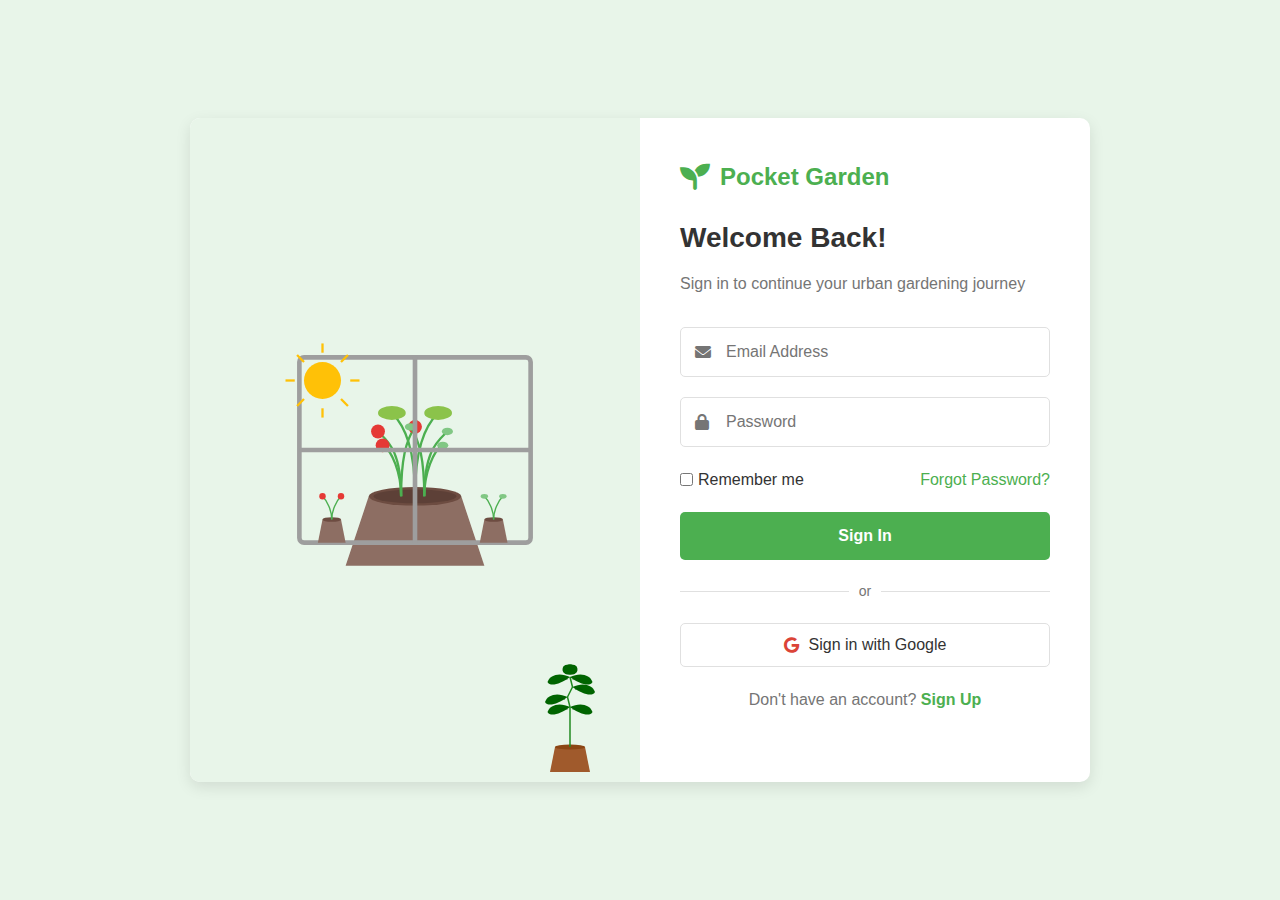
<file: community project/index.html>
<!DOCTYPE html>
<html lang="en">
<head>
    <meta charset="UTF-8">
    <meta name="viewport" content="width=device-width, initial-scale=1.0">
    <title>Pocket Garden Project</title>
    <link rel="stylesheet" href="css/style.css">
    <link rel="stylesheet" href="https://cdnjs.cloudflare.com/ajax/libs/font-awesome/6.0.0-beta3/css/all.min.css">
</head>
<body>
    <div class="container">
        <div class="login-container">
            <div class="login-image">
                <img src="images/garden-illustration.svg" alt="Urban Garden Illustration">
                <div class="basil-plant">
                    <img src="images/basil-plant.svg" alt="Basil Plant">
                </div>
            </div>
            <div class="login-form">
                <div class="logo">
                    <i class="fas fa-seedling"></i>
                    <h1>Pocket Garden</h1>
                </div>
                <h2>Welcome Back!</h2>
                <p>Sign in to continue your urban gardening journey</p>
                <form id="loginForm">
                    <div class="input-group">
                        <i class="fas fa-envelope"></i>
                        <input type="email" id="email" placeholder="Email Address" required>
                    </div>
                    <div class="input-group">
                        <i class="fas fa-lock"></i>
                        <input type="password" id="password" placeholder="Password" required>
                    </div>
                    <div class="remember-forgot">
                        <div class="remember">
                            <input type="checkbox" id="remember">
                            <label for="remember">Remember me</label>
                        </div>
                        <a href="reset-password.html" class="forgot">Forgot Password?</a>
                    </div>
                    <button type="submit" class="login-btn">Sign In</button>
                </form>
                <div class="divider">
                    <span>or</span>
                </div>
                <div class="social-login">
                    <button class="google-btn"><i class="fab fa-google"></i> Sign in with Google</button>
                </div>
                <div class="signup-link">
                    <p>Don't have an account? <a href="signup.html">Sign Up</a></p>
                </div>
            </div>
        </div>
    </div>
    <script src="js/script.js"></script>
</body>
</html>
</file>
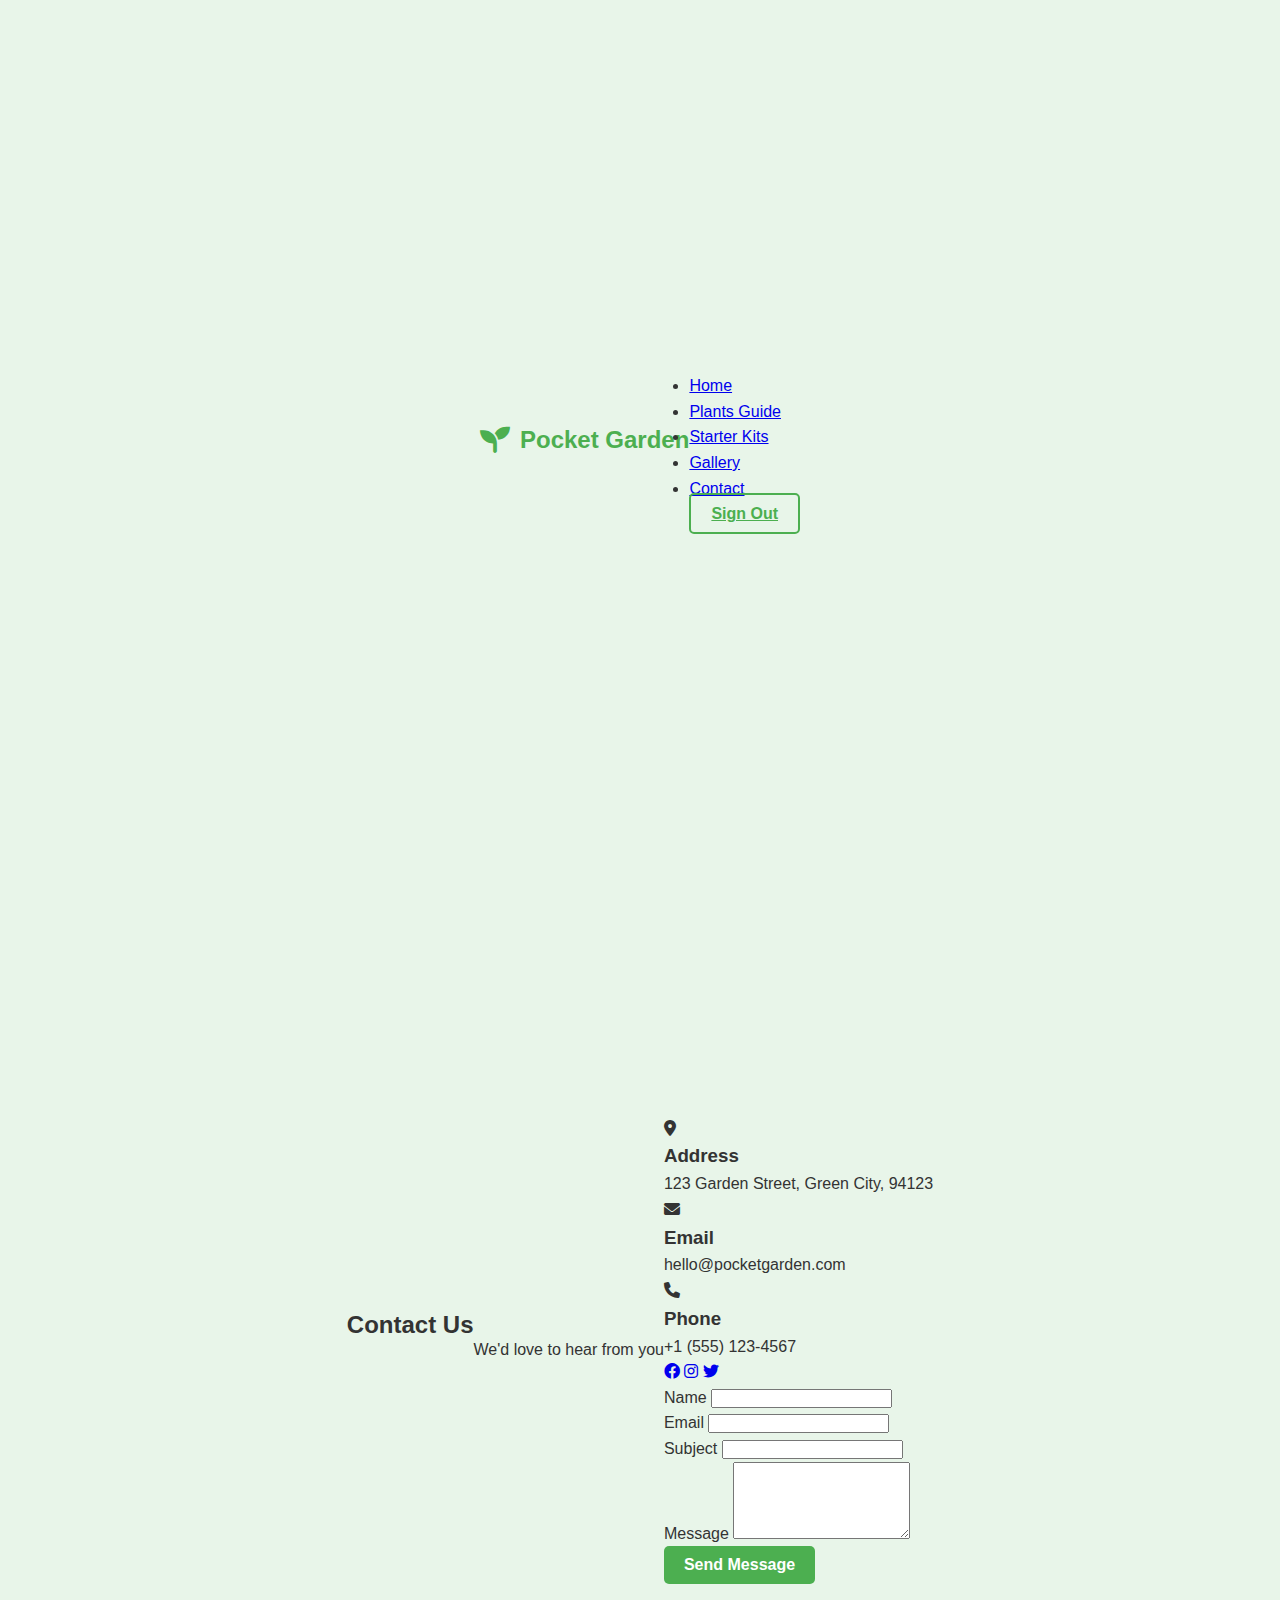
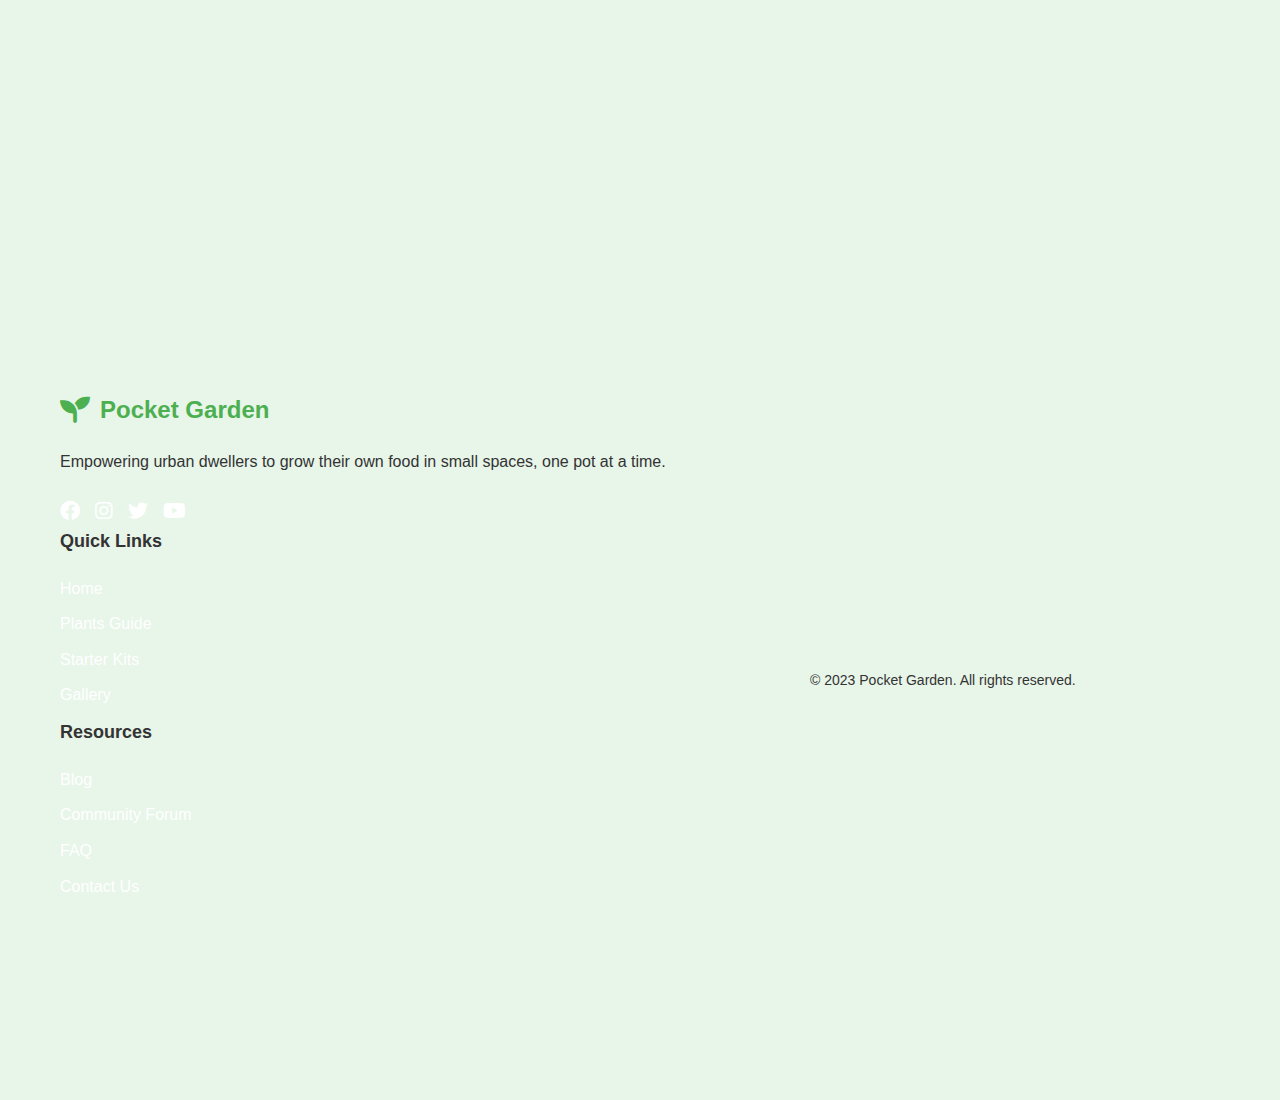
<file: community project/contact.html>
<!DOCTYPE html>
<html lang="en">
<head>
    <meta charset="UTF-8">
    <meta name="viewport" content="width=device-width, initial-scale=1.0">
    <title>Contact Us - Pocket Garden Project</title>
    <link rel="stylesheet" href="css/style.css">
    <link rel="stylesheet" href="https://cdnjs.cloudflare.com/ajax/libs/font-awesome/6.0.0-beta3/css/all.min.css">
</head>
<body>
    <header class="main-header">
        <div class="container">
            <div class="logo">
                <i class="fas fa-seedling"></i>
                <h1>Pocket Garden</h1>
            </div>
            <nav>
                <ul class="main-nav">
                    <li><a href="home.html">Home</a></li>
                    <li><a href="plants-guide.html">Plants Guide</a></li>
                    <li><a href="home.html#kits">Starter Kits</a></li>
                    <li><a href="home.html#gallery">Gallery</a></li>
                    <li><a href="contact.html" class="active">Contact</a></li>
                </ul>
                <a href="index.html" class="btn btn-outline">Sign Out</a>
            </nav>
        </div>
    </header>

    <section class="contact-section">
        <div class="container">
            <h2 class="section-title">Contact Us</h2>
            <p class="section-subtitle">We'd love to hear from you</p>
            
            <div class="contact-container">
                <div class="contact-info">
                    <div class="contact-item">
                        <i class="fas fa-map-marker-alt"></i>
                        <div>
                            <h3>Address</h3>
                            <p>123 Garden Street, Green City, 94123</p>
                        </div>
                    </div>
                    <div class="contact-item">
                        <i class="fas fa-envelope"></i>
                        <div>
                            <h3>Email</h3>
                            <p>hello@pocketgarden.com</p>
                        </div>
                    </div>
                    <div class="contact-item">
                        <i class="fas fa-phone"></i>
                        <div>
                            <h3>Phone</h3>
                            <p>+1 (555) 123-4567</p>
                        </div>
                    </div>
                    <div class="contact-social">
                        <a href="https://facebook.com" target="_blank"><i class="fab fa-facebook"></i></a>
                        <a href="https://instagram.com" target="_blank"><i class="fab fa-instagram"></i></a>
                        <a href="https://twitter.com" target="_blank"><i class="fab fa-twitter"></i></a>
                    </div>
                </div>
                <div class="contact-form">
                    <form id="contactForm">
                        <div class="form-group">
                            <label for="name">Name</label>
                            <input type="text" id="name" required>
                        </div>
                        <div class="form-group">
                            <label for="email">Email</label>
                            <input type="email" id="email" required>
                        </div>
                        <div class="form-group">
                            <label for="subject">Subject</label>
                            <input type="text" id="subject" required>
                        </div>
                        <div class="form-group">
                            <label for="message">Message</label>
                            <textarea id="message" rows="5" required></textarea>
                        </div>
                        <button type="submit" class="btn">Send Message</button>
                    </form>
                </div>
            </div>
        </div>
    </section>

    <footer class="main-footer">
        <div class="container">
            <div class="footer-content">
                <div class="footer-about">
                    <div class="logo">
                        <i class="fas fa-seedling"></i>
                        <h1>Pocket Garden</h1>
                    </div>
                    <p>Empowering urban dwellers to grow their own food in small spaces, one pot at a time.</p>
                    <div class="footer-social">
                        <a href="https://facebook.com" target="_blank"><i class="fab fa-facebook"></i></a>
                        <a href="https://instagram.com" target="_blank"><i class="fab fa-instagram"></i></a>
                        <a href="https://twitter.com" target="_blank"><i class="fab fa-twitter"></i></a>
                        <a href="https://youtube.com" target="_blank"><i class="fab fa-youtube"></i></a>
                    </div>
                </div>
                <div class="footer-links">
                    <h3>Quick Links</h3>
                    <ul>
                        <li><a href="home.html">Home</a></li>
                        <li><a href="plants-guide.html">Plants Guide</a></li>
                        <li><a href="home.html#kits">Starter Kits</a></li>
                        <li><a href="home.html#gallery">Gallery</a></li>
                    </ul>
                </div>
                <div class="footer-links">
                    <h3>Resources</h3>
                    <ul>
                        <li><a href="blog.html">Blog</a></li>
                        <li><a href="forum.html">Community Forum</a></li>
                        <li><a href="faq.html">FAQ</a></li>
                        <li><a href="contact.html">Contact Us</a></li>
                    </ul>
                </div>
            </div>
            <div class="footer-bottom">
                <p>&copy; 2023 Pocket Garden. All rights reserved.</p>
            </div>
        </div>
    </footer>

    <script src="js/script.js"></script>
</body>
</html>
</file>
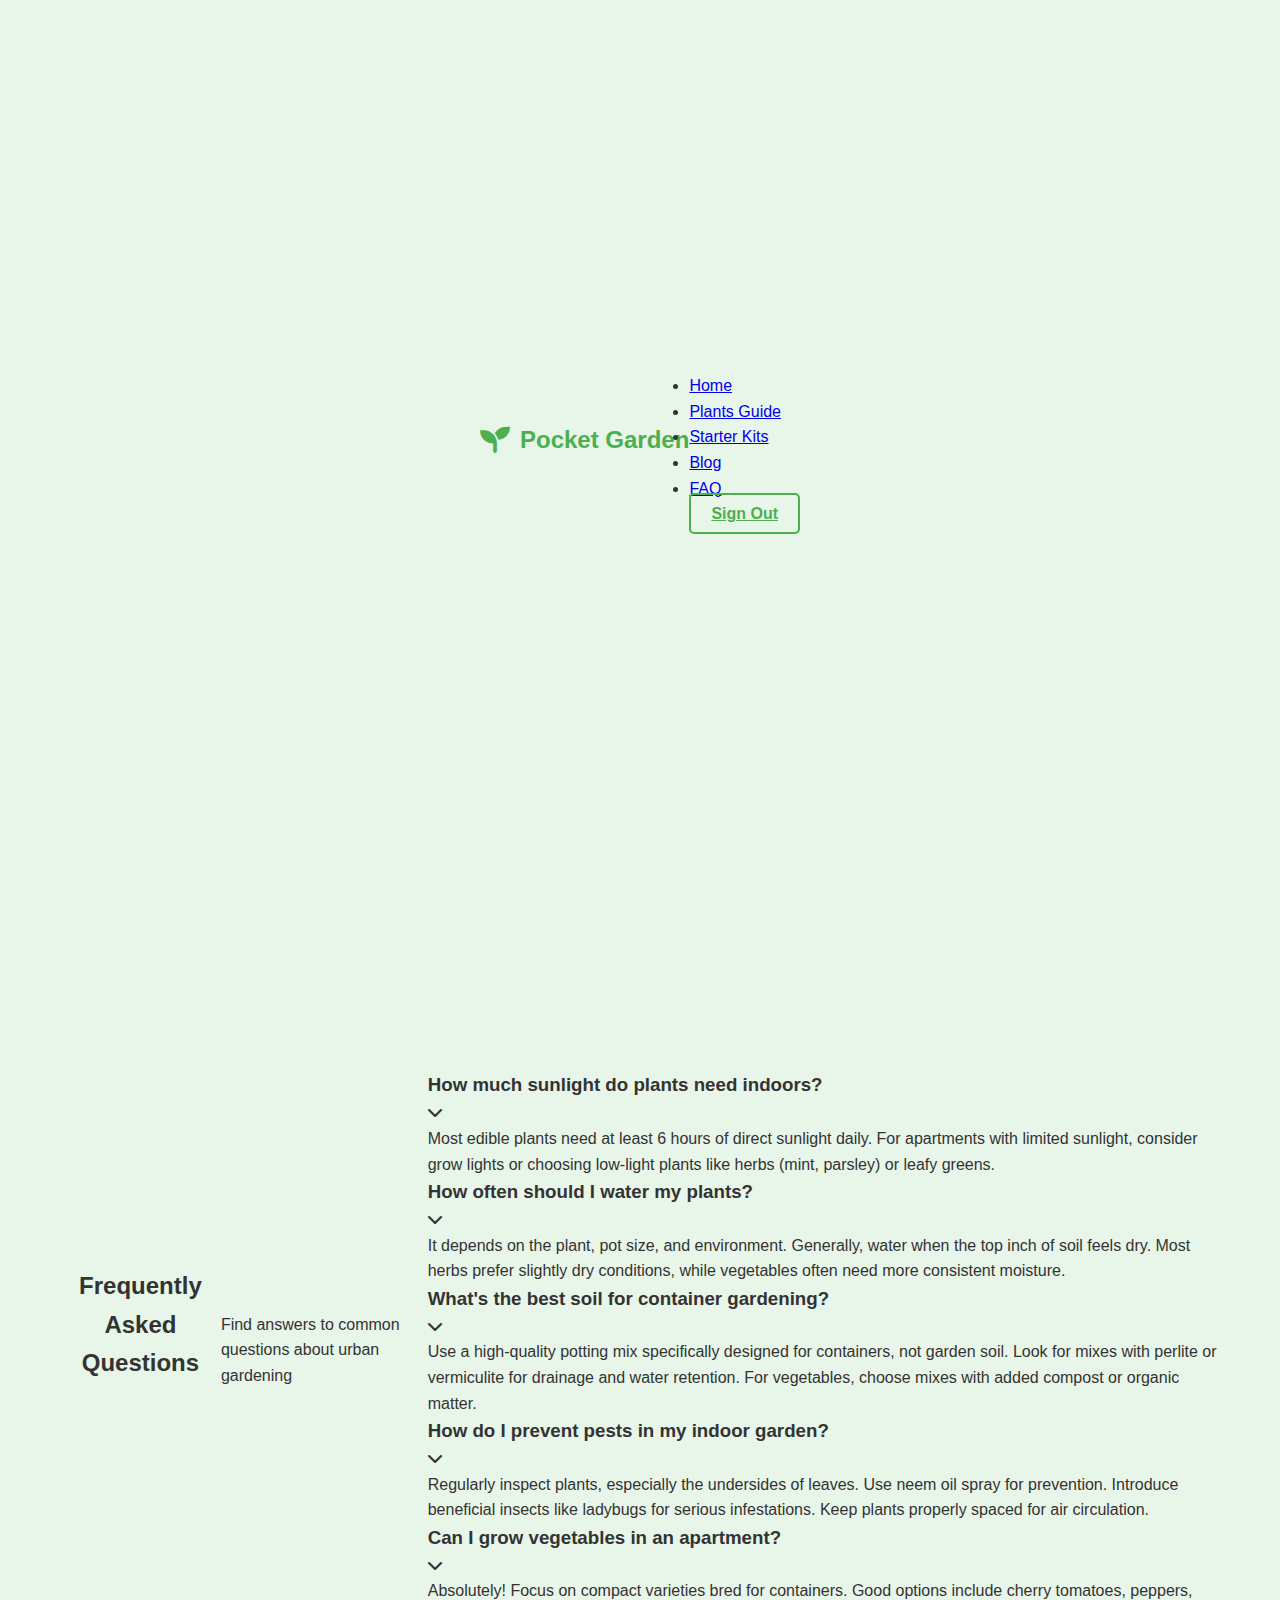
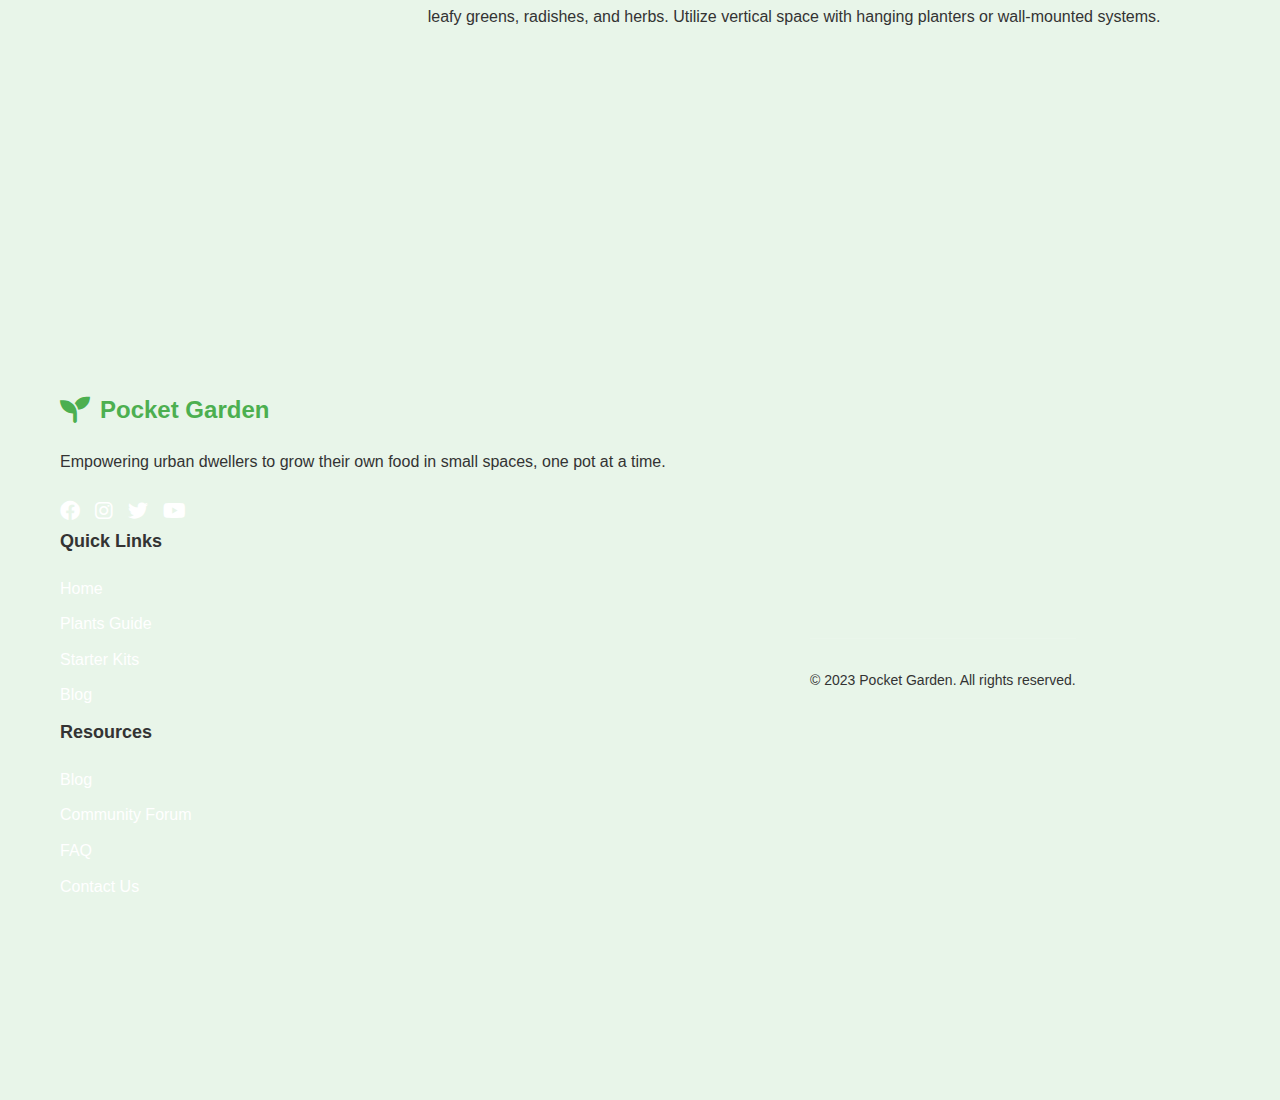
<file: community project/faq.html>
<!DOCTYPE html>
<html lang="en">
<head>
    <meta charset="UTF-8">
    <meta name="viewport" content="width=device-width, initial-scale=1.0">
    <title>FAQ - Pocket Garden Project</title>
    <link rel="stylesheet" href="css/style.css">
    <link rel="stylesheet" href="https://cdnjs.cloudflare.com/ajax/libs/font-awesome/6.0.0-beta3/css/all.min.css">
</head>
<body>
    <header class="main-header">
        <div class="container">
            <div class="logo">
                <i class="fas fa-seedling"></i>
                <h1>Pocket Garden</h1>
            </div>
            <nav>
                <ul class="main-nav">
                    <li><a href="home.html">Home</a></li>
                    <li><a href="plants-guide.html">Plants Guide</a></li>
                    <li><a href="home.html#kits">Starter Kits</a></li>
                    <li><a href="blog.html">Blog</a></li>
                    <li><a href="faq.html" class="active">FAQ</a></li>
                </ul>
                <a href="index.html" class="btn btn-outline">Sign Out</a>
            </nav>
        </div>
    </header>

    <section class="faq-section">
        <div class="container">
            <h2 class="section-title">Frequently Asked Questions</h2>
            <p class="section-subtitle">Find answers to common questions about urban gardening</p>
            
            <div class="faq-container">
                <div class="faq-item">
                    <div class="faq-question">
                        <h3>How much sunlight do plants need indoors?</h3>
                        <i class="fas fa-chevron-down"></i>
                    </div>
                    <div class="faq-answer">
                        <p>Most edible plants need at least 6 hours of direct sunlight daily. For apartments with limited sunlight, consider grow lights or choosing low-light plants like herbs (mint, parsley) or leafy greens.</p>
                    </div>
                </div>
                
                <div class="faq-item">
                    <div class="faq-question">
                        <h3>How often should I water my plants?</h3>
                        <i class="fas fa-chevron-down"></i>
                    </div>
                    <div class="faq-answer">
                        <p>It depends on the plant, pot size, and environment. Generally, water when the top inch of soil feels dry. Most herbs prefer slightly dry conditions, while vegetables often need more consistent moisture.</p>
                    </div>
                </div>
                
                <div class="faq-item">
                    <div class="faq-question">
                        <h3>What's the best soil for container gardening?</h3>
                        <i class="fas fa-chevron-down"></i>
                    </div>
                    <div class="faq-answer">
                        <p>Use a high-quality potting mix specifically designed for containers, not garden soil. Look for mixes with perlite or vermiculite for drainage and water retention. For vegetables, choose mixes with added compost or organic matter.</p>
                    </div>
                </div>
                
                <div class="faq-item">
                    <div class="faq-question">
                        <h3>How do I prevent pests in my indoor garden?</h3>
                        <i class="fas fa-chevron-down"></i>
                    </div>
                    <div class="faq-answer">
                        <p>Regularly inspect plants, especially the undersides of leaves. Use neem oil spray for prevention. Introduce beneficial insects like ladybugs for serious infestations. Keep plants properly spaced for air circulation.</p>
                    </div>
                </div>
                
                <div class="faq-item">
                    <div class="faq-question">
                        <h3>Can I grow vegetables in an apartment?</h3>
                        <i class="fas fa-chevron-down"></i>
                    </div>
                    <div class="faq-answer">
                        <p>Absolutely! Focus on compact varieties bred for containers. Good options include cherry tomatoes, peppers, leafy greens, radishes, and herbs. Utilize vertical space with hanging planters or wall-mounted systems.</p>
                    </div>
                </div>
            </div>
        </div>
    </section>

    <footer class="main-footer">
        <div class="container">
            <div class="footer-content">
                <div class="footer-about">
                    <div class="logo">
                        <i class="fas fa-seedling"></i>
                        <h1>Pocket Garden</h1>
                    </div>
                    <p>Empowering urban dwellers to grow their own food in small spaces, one pot at a time.</p>
                    <div class="footer-social">
                        <a href="https://facebook.com" target="_blank"><i class="fab fa-facebook"></i></a>
                        <a href="https://instagram.com" target="_blank"><i class="fab fa-instagram"></i></a>
                        <a href="https://twitter.com" target="_blank"><i class="fab fa-twitter"></i></a>
                        <a href="https://youtube.com" target="_blank"><i class="fab fa-youtube"></i></a>
                    </div>
                </div>
                <div class="footer-links">
                    <h3>Quick Links</h3>
                    <ul>
                        <li><a href="home.html">Home</a></li>
                        <li><a href="plants-guide.html">Plants Guide</a></li>
                        <li><a href="home.html#kits">Starter Kits</a></li>
                        <li><a href="blog.html">Blog</a></li>
                    </ul>
                </div>
                <div class="footer-links">
                    <h3>Resources</h3>
                    <ul>
                        <li><a href="blog.html">Blog</a></li>
                        <li><a href="forum.html">Community Forum</a></li>
                        <li><a href="faq.html">FAQ</a></li>
                        <li><a href="contact.html">Contact Us</a></li>
                    </ul>
                </div>
            </div>
            <div class="footer-bottom">
                <p>&copy; 2023 Pocket Garden. All rights reserved.</p>
            </div>
        </div>
    </footer>

    <script src="js/script.js"></script>
</body>
</html>
</file>
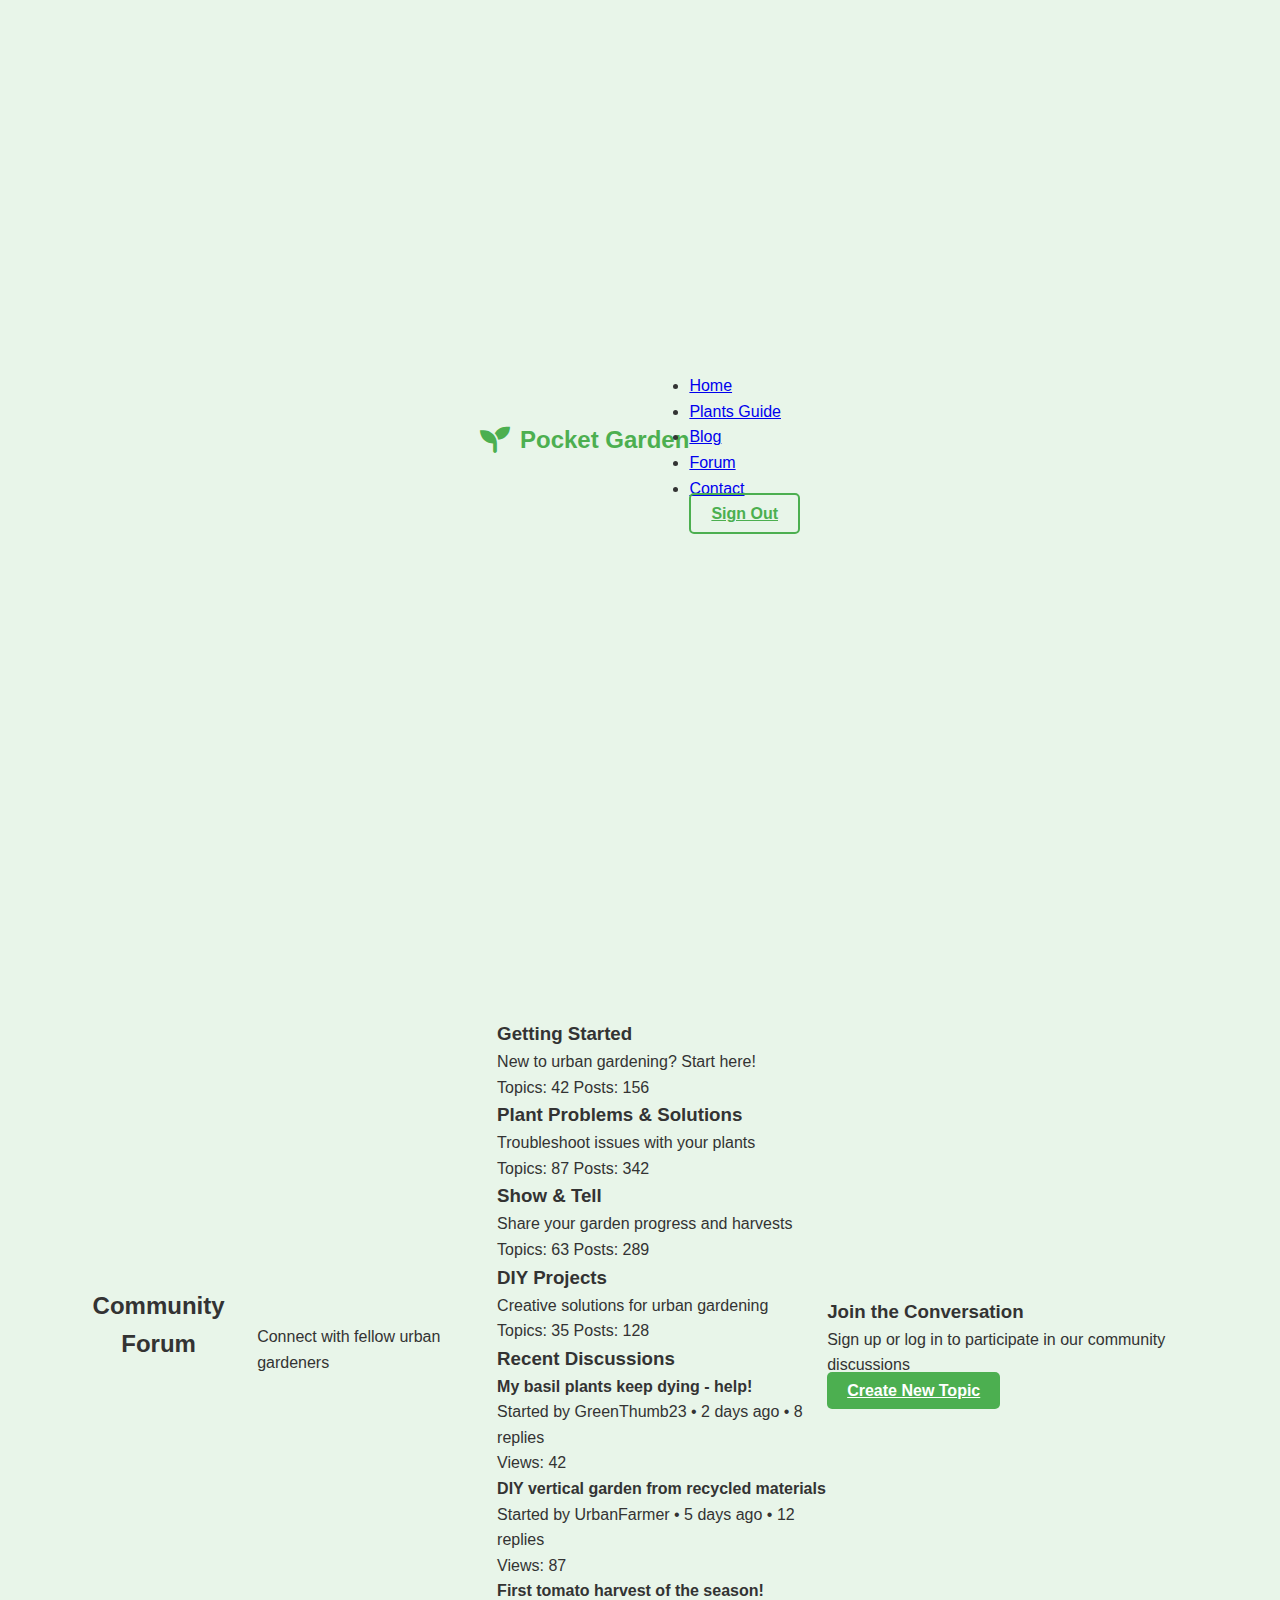
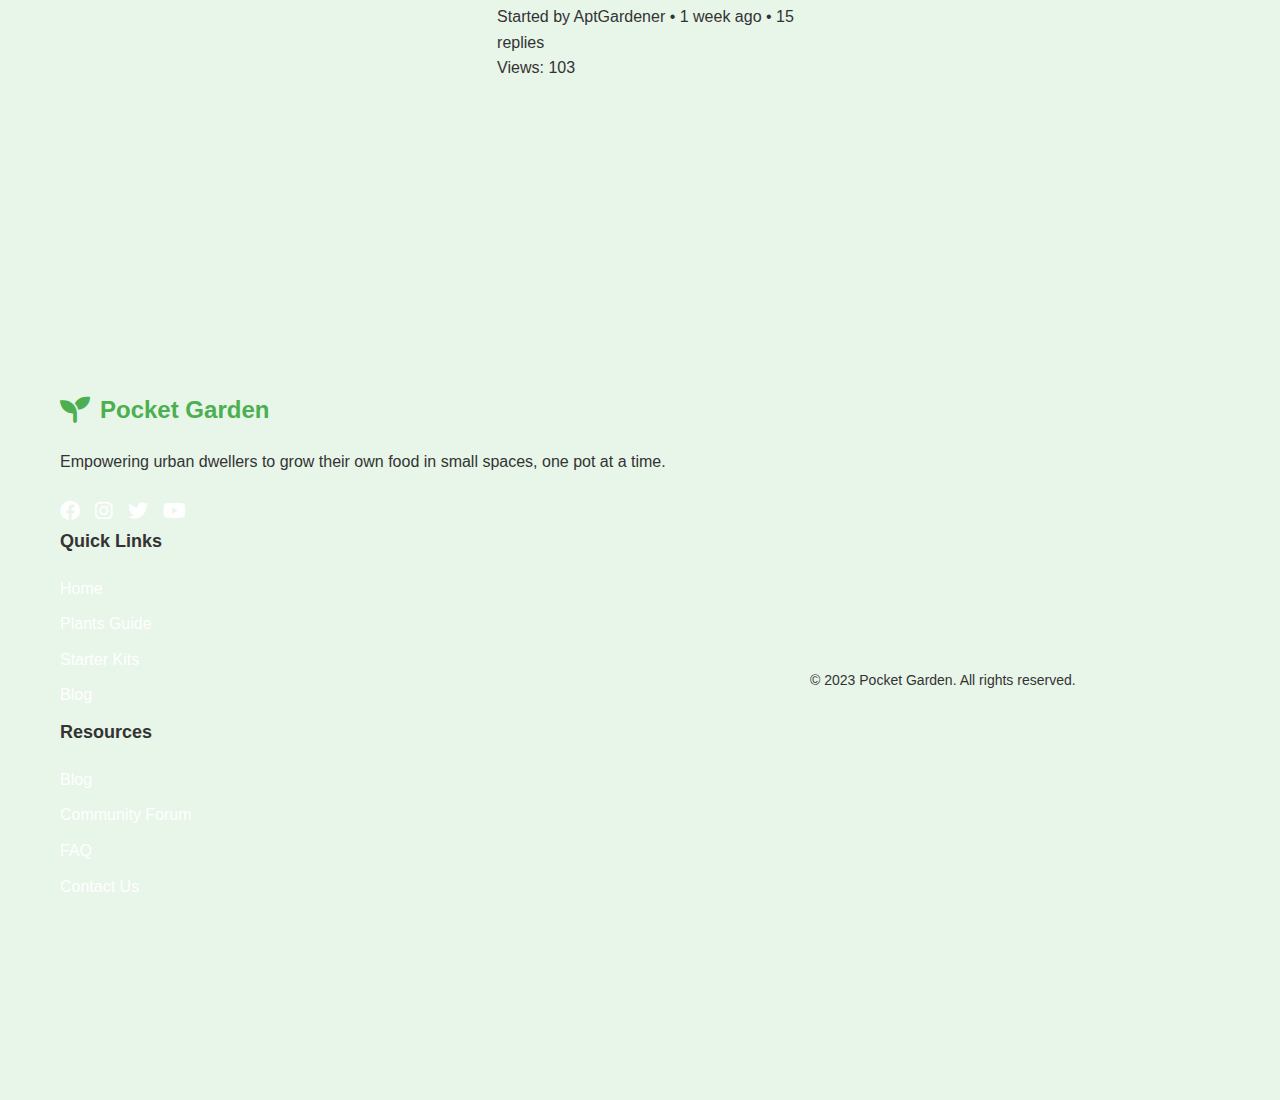
<file: community project/forum.html>
<!DOCTYPE html>
<html lang="en">
<head>
    <meta charset="UTF-8">
    <meta name="viewport" content="width=device-width, initial-scale=1.0">
    <title>Community Forum - Pocket Garden Project</title>
    <link rel="stylesheet" href="css/style.css">
    <link rel="stylesheet" href="https://cdnjs.cloudflare.com/ajax/libs/font-awesome/6.0.0-beta3/css/all.min.css">
</head>
<body>
    <header class="main-header">
        <div class="container">
            <div class="logo">
                <i class="fas fa-seedling"></i>
                <h1>Pocket Garden</h1>
            </div>
            <nav>
                <ul class="main-nav">
                    <li><a href="home.html">Home</a></li>
                    <li><a href="plants-guide.html">Plants Guide</a></li>
                    <li><a href="blog.html">Blog</a></li>
                    <li><a href="forum.html" class="active">Forum</a></li>
                    <li><a href="contact.html">Contact</a></li>
                </ul>
                <a href="index.html" class="btn btn-outline">Sign Out</a>
            </nav>
        </div>
    </header>

    <section class="forum-section">
        <div class="container">
            <h2 class="section-title">Community Forum</h2>
            <p class="section-subtitle">Connect with fellow urban gardeners</p>
            
            <div class="forum-container">
                <div class="forum-categories">
                    <div class="forum-category">
                        <h3>Getting Started</h3>
                        <p>New to urban gardening? Start here!</p>
                        <div class="forum-stats">
                            <span>Topics: 42</span>
                            <span>Posts: 156</span>
                        </div>
                    </div>
                    
                    <div class="forum-category">
                        <h3>Plant Problems & Solutions</h3>
                        <p>Troubleshoot issues with your plants</p>
                        <div class="forum-stats">
                            <span>Topics: 87</span>
                            <span>Posts: 342</span>
                        </div>
                    </div>
                    
                    <div class="forum-category">
                        <h3>Show & Tell</h3>
                        <p>Share your garden progress and harvests</p>
                        <div class="forum-stats">
                            <span>Topics: 63</span>
                            <span>Posts: 289</span>
                        </div>
                    </div>
                    
                    <div class="forum-category">
                        <h3>DIY Projects</h3>
                        <p>Creative solutions for urban gardening</p>
                        <div class="forum-stats">
                            <span>Topics: 35</span>
                            <span>Posts: 128</span>
                        </div>
                    </div>
                </div>
                
                <div class="forum-recent">
                    <h3>Recent Discussions</h3>
                    <div class="forum-topics">
                        <div class="forum-topic">
                            <div class="topic-info">
                                <h4>My basil plants keep dying - help!</h4>
                                <p class="topic-meta">Started by GreenThumb23 • 2 days ago • 8 replies</p>
                            </div>
                            <div class="topic-stats">
                                <span>Views: 42</span>
                            </div>
                        </div>
                        
                        <div class="forum-topic">
                            <div class="topic-info">
                                <h4>DIY vertical garden from recycled materials</h4>
                                <p class="topic-meta">Started by UrbanFarmer • 5 days ago • 12 replies</p>
                            </div>
                            <div class="topic-stats">
                                <span>Views: 87</span>
                            </div>
                        </div>
                        
                        <div class="forum-topic">
                            <div class="topic-info">
                                <h4>First tomato harvest of the season!</h4>
                                <p class="topic-meta">Started by AptGardener • 1 week ago • 15 replies</p>
                            </div>
                            <div class="topic-stats">
                                <span>Views: 103</span>
                            </div>
                        </div>
                    </div>
                </div>
            </div>
            
            <div class="forum-join">
                <h3>Join the Conversation</h3>
                <p>Sign up or log in to participate in our community discussions</p>
                <a href="#" class="btn">Create New Topic</a>
            </div>
        </div>
    </section>

    <footer class="main-footer">
        <div class="container">
            <div class="footer-content">
                <div class="footer-about">
                    <div class="logo">
                        <i class="fas fa-seedling"></i>
                        <h1>Pocket Garden</h1>
                    </div>
                    <p>Empowering urban dwellers to grow their own food in small spaces, one pot at a time.</p>
                    <div class="footer-social">
                        <a href="https://facebook.com" target="_blank"><i class="fab fa-facebook"></i></a>
                        <a href="https://instagram.com" target="_blank"><i class="fab fa-instagram"></i></a>
                        <a href="https://twitter.com" target="_blank"><i class="fab fa-twitter"></i></a>
                        <a href="https://youtube.com" target="_blank"><i class="fab fa-youtube"></i></a>
                    </div>
                </div>
                <div class="footer-links">
                    <h3>Quick Links</h3>
                    <ul>
                        <li><a href="home.html">Home</a></li>
                        <li><a href="plants-guide.html">Plants Guide</a></li>
                        <li><a href="home.html#kits">Starter Kits</a></li>
                        <li><a href="blog.html">Blog</a></li>
                    </ul>
                </div>
                <div class="footer-links">
                    <h3>Resources</h3>
                    <ul>
                        <li><a href="blog.html">Blog</a></li>
                        <li><a href="forum.html">Community Forum</a></li>
                        <li><a href="faq.html">FAQ</a></li>
                        <li><a href="contact.html">Contact Us</a></li>
                    </ul>
                </div>
            </div>
            <div class="footer-bottom">
                <p>&copy; 2023 Pocket Garden. All rights reserved.</p>
            </div>
        </div>
    </footer>

    <script src="js/script.js"></script>
</body>
</html>
</file>
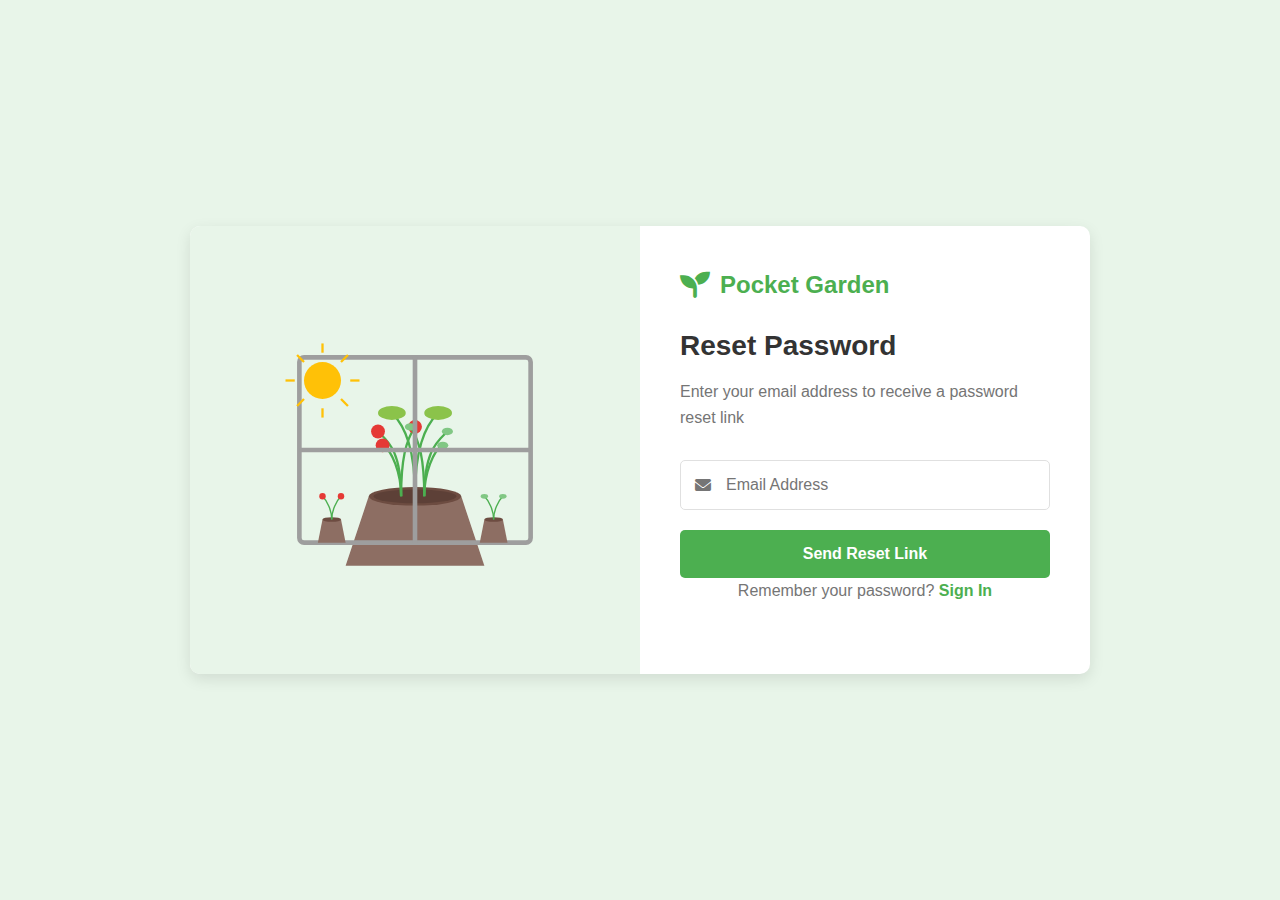
<file: community project/reset-password.html>
<!DOCTYPE html>
<html lang="en">
<head>
    <meta charset="UTF-8">
    <meta name="viewport" content="width=device-width, initial-scale=1.0">
    <title>Reset Password - Pocket Garden Project</title>
    <link rel="stylesheet" href="css/style.css">
    <link rel="stylesheet" href="https://cdnjs.cloudflare.com/ajax/libs/font-awesome/6.0.0-beta3/css/all.min.css">
</head>
<body>
    <div class="container">
        <div class="login-container">
            <div class="login-image">
                <img src="images/garden-illustration.svg" alt="Urban Garden Illustration">
            </div>
            <div class="login-form">
                <div class="logo">
                    <i class="fas fa-seedling"></i>
                    <h1>Pocket Garden</h1>
                </div>
                <h2>Reset Password</h2>
                <p>Enter your email address to receive a password reset link</p>
                <form id="resetForm">
                    <div class="input-group">
                        <i class="fas fa-envelope"></i>
                        <input type="email" id="email" placeholder="Email Address" required>
                    </div>
                    <button type="submit" class="login-btn">Send Reset Link</button>
                </form>
                <div class="signup-link">
                    <p>Remember your password? <a href="index.html">Sign In</a></p>
                </div>
            </div>
        </div>
    </div>
    <script src="js/script.js"></script>
</body>
</html>
</file>
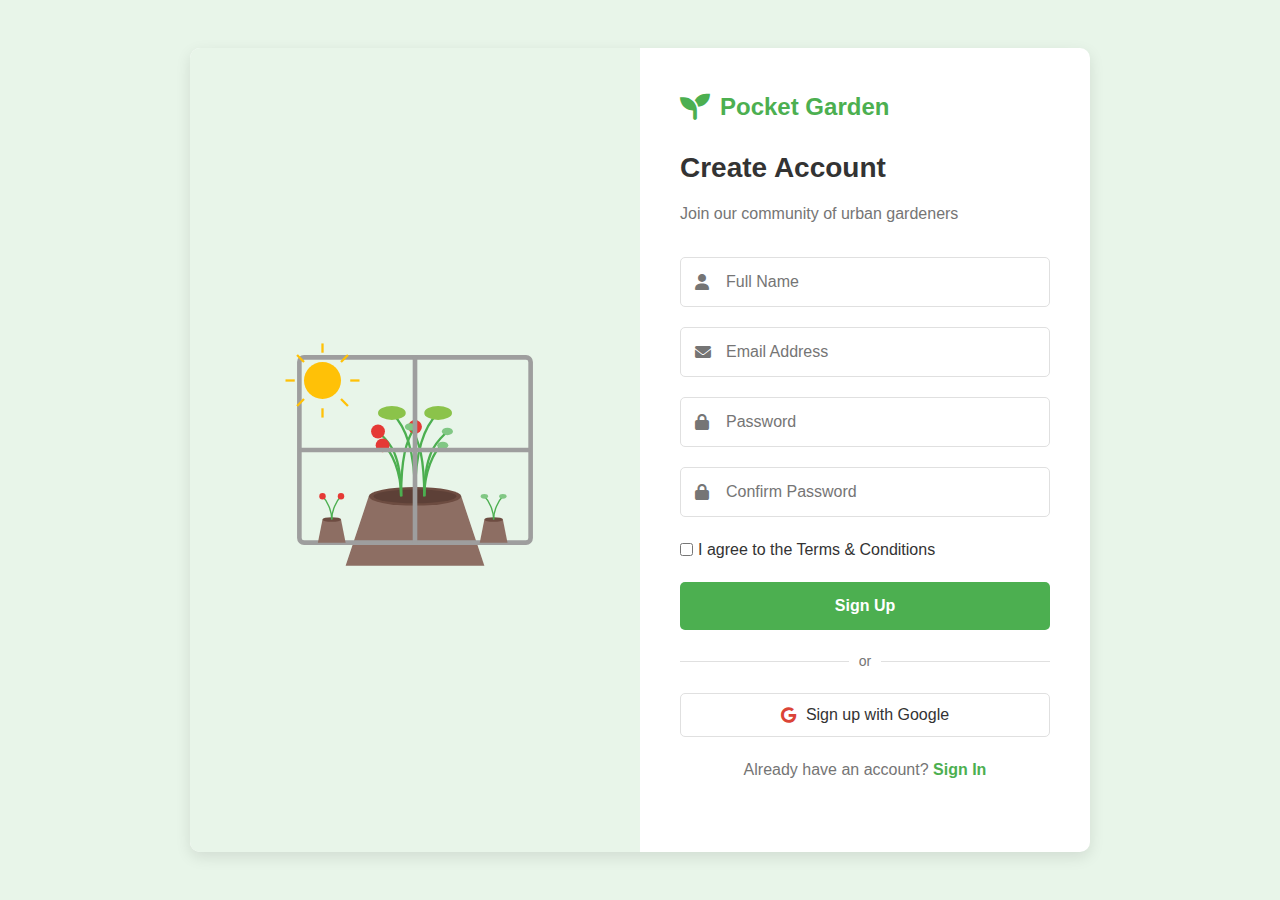
<file: community project/signup.html>
<!DOCTYPE html>
<html lang="en">
<head>
    <meta charset="UTF-8">
    <meta name="viewport" content="width=device-width, initial-scale=1.0">
    <title>Sign Up - Pocket Garden Project</title>
    <link rel="stylesheet" href="css/style.css">
    <link rel="stylesheet" href="https://cdnjs.cloudflare.com/ajax/libs/font-awesome/6.0.0-beta3/css/all.min.css">
</head>
<body>
    <div class="container">
        <div class="login-container">
            <div class="login-image">
                <img src="images/garden-illustration.svg" alt="Urban Garden Illustration">
            </div>
            <div class="login-form">
                <div class="logo">
                    <i class="fas fa-seedling"></i>
                    <h1>Pocket Garden</h1>
                </div>
                <h2>Create Account</h2>
                <p>Join our community of urban gardeners</p>
                <form id="signupForm">
                    <div class="input-group">
                        <i class="fas fa-user"></i>
                        <input type="text" id="name" placeholder="Full Name" required>
                    </div>
                    <div class="input-group">
                        <i class="fas fa-envelope"></i>
                        <input type="email" id="email" placeholder="Email Address" required>
                    </div>
                    <div class="input-group">
                        <i class="fas fa-lock"></i>
                        <input type="password" id="password" placeholder="Password" required>
                    </div>
                    <div class="input-group">
                        <i class="fas fa-lock"></i>
                        <input type="password" id="confirmPassword" placeholder="Confirm Password" required>
                    </div>
                    <div class="remember-forgot">
                        <div class="remember">
                            <input type="checkbox" id="terms">
                            <label for="terms">I agree to the Terms & Conditions</label>
                        </div>
                    </div>
                    <button type="submit" class="login-btn">Sign Up</button>
                </form>
                <div class="divider">
                    <span>or</span>
                </div>
                <div class="social-login">
                    <button class="google-btn"><i class="fab fa-google"></i> Sign up with Google</button>
                </div>
                <div class="signup-link">
                    <p>Already have an account? <a href="index.html">Sign In</a></p>
                </div>
            </div>
        </div>
    </div>
    <script src="js/script.js"></script>
</body>
</html>
</file>
<file: community project/css/style.css>
/* Global Styles */
/* Basil Plant Styles */
.basil-plant {
    position: absolute;
    bottom: 10px;
    right: 20px;
    width: 100px;
    height: 125px;
    z-index: 2;
}

.basil-plant img {
    width: 100%;
    height: 100%;
    object-fit: contain;
}
:root {
    --primary-color: #4CAF50;
    --secondary-color: #388E3C;
    --accent-color: #8BC34A;
    --light-green: #E8F5E9;
    --white: #FFFFFF;
    --gray: #F5F5F5;
    --dark-gray: #757575;
    --black: #333333;
}

* {
    margin: 0;
    padding: 0;
    box-sizing: border-box;
    font-family: 'Segoe UI', Tahoma, Geneva, Verdana, sans-serif;
}

body {
    background-color: var(--light-green);
    color: var(--black);
    line-height: 1.6;
}

.container {
    max-width: 1200px;
    margin: 0 auto;
    padding: 20px;
    min-height: 100vh;
    display: flex;
    align-items: center;
    justify-content: center;
}

/* Login Page Styles */
.login-container {
    display: flex;
    background-color: var(--white);
    border-radius: 10px;
    box-shadow: 0 5px 15px rgba(0, 0, 0, 0.1);
    overflow: hidden;
    width: 900px;
    max-width: 100%;
}

.login-image {
    flex: 1;
    background-color: var(--light-green);
    display: flex;
    align-items: center;
    justify-content: center;
    padding: 40px;
    position: relative;
}

.login-image img {
    max-width: 100%;
    height: auto;
}

.login-form {
    flex: 1;
    padding: 40px;
}

.logo {
    display: flex;
    align-items: center;
    margin-bottom: 20px;
}

.logo i {
    font-size: 30px;
    color: var(--primary-color);
    margin-right: 10px;
}

.logo h1 {
    color: var(--primary-color);
    font-size: 24px;
    font-weight: 700;
}

.login-form h2 {
    font-size: 28px;
    margin-bottom: 10px;
    color: var(--black);
}

.login-form p {
    color: var(--dark-gray);
    margin-bottom: 30px;
}

.input-group {
    position: relative;
    margin-bottom: 20px;
}

.input-group i {
    position: absolute;
    left: 15px;
    top: 50%;
    transform: translateY(-50%);
    color: var(--dark-gray);
}

.input-group input {
    width: 100%;
    padding: 15px 15px 15px 45px;
    border: 1px solid #e0e0e0;
    border-radius: 5px;
    font-size: 16px;
    transition: all 0.3s;
}

.input-group input:focus {
    border-color: var(--primary-color);
    outline: none;
    box-shadow: 0 0 0 2px rgba(76, 175, 80, 0.2);
}

.remember-forgot {
    display: flex;
    justify-content: space-between;
    align-items: center;
    margin-bottom: 20px;
}

.remember {
    display: flex;
    align-items: center;
}

.remember input {
    margin-right: 5px;
}

.forgot {
    color: var(--primary-color);
    text-decoration: none;
}

.login-btn {
    width: 100%;
    padding: 15px;
    background-color: var(--primary-color);
    color: var(--white);
    border: none;
    border-radius: 5px;
    font-size: 16px;
    font-weight: 600;
    cursor: pointer;
    transition: background-color 0.3s;
}

.login-btn:hover {
    background-color: var(--secondary-color);
}

.divider {
    display: flex;
    align-items: center;
    margin: 20px 0;
}

.divider::before,
.divider::after {
    content: "";
    flex: 1;
    border-bottom: 1px solid #e0e0e0;
}

.divider span {
    padding: 0 10px;
    color: var(--dark-gray);
    font-size: 14px;
}

.social-login {
    margin-bottom: 20px;
}

.google-btn {
    width: 100%;
    padding: 12px;
    background-color: var(--white);
    color: var(--black);
    border: 1px solid #e0e0e0;
    border-radius: 5px;
    font-size: 16px;
    font-weight: 500;
    cursor: pointer;
    display: flex;
    align-items: center;
    justify-content: center;
    transition: background-color 0.3s;
}

.google-btn i {
    margin-right: 10px;
    color: #DB4437;
}

.google-btn:hover {
    background-color: var(--gray);
}

.signup-link {
    text-align: center;
}

.signup-link a {
    color: var(--primary-color);
    text-decoration: none;
    font-weight: 600;
}

/* Responsive Design */
@media (max-width: 768px) {
    .login-container {
        flex-direction: column;
        width: 100%;
    }
    
    .login-image {
        display: none;
    }
}

/* Homepage Styles */
.header {
    background-color: var(--white);
    box-shadow: 0 2px 5px rgba(0, 0, 0, 0.1);
    position: sticky;
    top: 0;
    z-index: 100;
}

.nav-container {
    display: flex;
    justify-content: space-between;
    align-items: center;
    padding: 15px 20px;
    max-width: 1200px;
    margin: 0 auto;
}

.nav-logo {
    display: flex;
    align-items: center;
}

.nav-logo i {
    font-size: 24px;
    color: var(--primary-color);
    margin-right: 10px;
}

.nav-logo h1 {
    color: var(--primary-color);
    font-size: 20px;
    font-weight: 700;
}

.nav-links {
    display: flex;
    list-style: none;
}

.nav-links li {
    margin-left: 20px;
}

.nav-links a {
    text-decoration: none;
    color: var(--black);
    font-weight: 500;
    transition: color 0.3s;
}

.nav-links a:hover {
    color: var(--primary-color);
}

.nav-links .active {
    color: var(--primary-color);
}

.btn {
    padding: 10px 20px;
    background-color: var(--primary-color);
    color: var(--white);
    border: none;
    border-radius: 5px;
    font-size: 16px;
    font-weight: 600;
    cursor: pointer;
    transition: background-color 0.3s;
}

.btn:hover {
    background-color: var(--secondary-color);
}

.btn-outline {
    background-color: transparent;
    border: 2px solid var(--primary-color);
    color: var(--primary-color);
}

.btn-outline:hover {
    background-color: var(--primary-color);
    color: var(--white);
}

/* Hero Section */
.hero {
    background-color: var(--light-green);
    padding: 80px 20px;
    text-align: center;
}

.hero-content {
    max-width: 800px;
    margin: 0 auto;
}

.hero h1 {
    font-size: 48px;
    margin-bottom: 20px;
    color: var(--black);
}

.hero p {
    font-size: 18px;
    color: var(--dark-gray);
    margin-bottom: 30px;
}

.hero-buttons {
    display: flex;
    justify-content: center;
    gap: 20px;
}

/* Features Section */
.features {
    padding: 80px 20px;
    background-color: var(--white);
}

.section-title {
    text-align: center;
    margin-bottom: 50px;
}

.section-title h2 {
    font-size: 36px;
    color: var(--black);
    margin-bottom: 10px;
}

.section-title p {
    color: var(--dark-gray);
    max-width: 600px;
    margin: 0 auto;
}

.features-grid {
    display: grid;
    grid-template-columns: repeat(auto-fit, minmax(300px, 1fr));
    gap: 30px;
    max-width: 1200px;
    margin: 0 auto;
}

.feature-card {
    background-color: var(--white);
    border-radius: 10px;
    box-shadow: 0 5px 15px rgba(0, 0, 0, 0.05);
    padding: 30px;
    transition: transform 0.3s;
}

.feature-card:hover {
    transform: translateY(-5px);
}

.feature-icon {
    font-size: 40px;
    color: var(--primary-color);
    margin-bottom: 20px;
}

.feature-card h3 {
    font-size: 22px;
    margin-bottom: 15px;
    color: var(--black);
}

.feature-card p {
    color: var(--dark-gray);
}

/* Plant Growth Graph */
.growth-graph {
    padding: 80px 20px;
    background-color: var(--light-green);
}

.graph-container {
    max-width: 800px;
    margin: 0 auto;
    background-color: var(--white);
    border-radius: 10px;
    box-shadow: 0 5px 15px rgba(0, 0, 0, 0.05);
    padding: 30px;
}

/* Starter Kits Section */
.starter-kits {
    padding: 80px 20px;
    background-color: var(--white);
}

.kits-grid {
    display: grid;
    grid-template-columns: repeat(auto-fit, minmax(300px, 1fr));
    gap: 30px;
    max-width: 1200px;
    margin: 0 auto;
}

.kit-card {
    background-color: var(--white);
    border-radius: 10px;
    box-shadow: 0 5px 15px rgba(0, 0, 0, 0.05);
    overflow: hidden;
    transition: transform 0.3s;
}

.kit-card:hover {
    transform: translateY(-5px);
}

.kit-image {
    height: 200px;
    overflow: hidden;
}

.kit-image img {
    width: 100%;
    height: 100%;
    object-fit: cover;
    transition: transform 0.3s;
}

.kit-card:hover .kit-image img {
    transform: scale(1.05);
}

.kit-content {
    padding: 20px;
}

.kit-content h3 {
    font-size: 22px;
    margin-bottom: 10px;
    color: var(--black);
}

.kit-content p {
    color: var(--dark-gray);
    margin-bottom: 15px;
}

.kit-price {
    font-size: 24px;
    font-weight: 700;
    color: var(--primary-color);
    margin-bottom: 15px;
}

/* Before-After Section */
.before-after {
    padding: 80px 20px;
    background-color: var(--light-green);
}

.gallery {
    display: grid;
    grid-template-columns: repeat(auto-fit, minmax(400px, 1fr));
    gap: 30px;
    max-width: 1200px;
    margin: 0 auto;
}

.gallery-item {
    background-color: var(--white);
    border-radius: 10px;
    box-shadow: 0 5px 15px rgba(0, 0, 0, 0.05);
    overflow: hidden;
}

.gallery-images {
    display: flex;
}

.gallery-image {
    flex: 1;
    height: 250px;
}

.gallery-image img {
    width: 100%;
    height: 100%;
    object-fit: cover;
}

.gallery-content {
    padding: 20px;
}

.gallery-content h3 {
    font-size: 20px;
    margin-bottom: 10px;
    color: var(--black);
}

.gallery-content p {
    color: var(--dark-gray);
}

/* Footer */
.footer {
    background-color: var(--primary-color);
    color: var(--white);
    padding: 50px 20px 20px;
}

.footer-container {
    max-width: 1200px;
    margin: 0 auto;
    display: grid;
    grid-template-columns: repeat(auto-fit, minmax(200px, 1fr));
    gap: 30px;
}

.footer-logo {
    display: flex;
    align-items: center;
    margin-bottom: 20px;
}

.footer-logo i {
    font-size: 24px;
    color: var(--white);
    margin-right: 10px;
}

.footer-logo h2 {
    color: var(--white);
    font-size: 20px;
    font-weight: 700;
}

.footer-about p {
    margin-bottom: 20px;
}

.footer-links h3 {
    font-size: 18px;
    margin-bottom: 20px;
    font-weight: 600;
}

.footer-links ul {
    list-style: none;
}

.footer-links li {
    margin-bottom: 10px;
}

.footer-links a {
    color: var(--white);
    text-decoration: none;
    transition: opacity 0.3s;
}

.footer-links a:hover {
    opacity: 0.8;
}

.footer-social {
    display: flex;
    gap: 15px;
}

.footer-social a {
    color: var(--white);
    font-size: 20px;
    transition: opacity 0.3s;
}

.footer-social a:hover {
    opacity: 0.8;
}

.footer-bottom {
    max-width: 1200px;
    margin: 0 auto;
    text-align: center;
    padding-top: 30px;
    margin-top: 30px;
    border-top: 1px solid rgba(255, 255, 255, 0.1);
}

.footer-bottom p {
    font-size: 14px;
}
</file>
